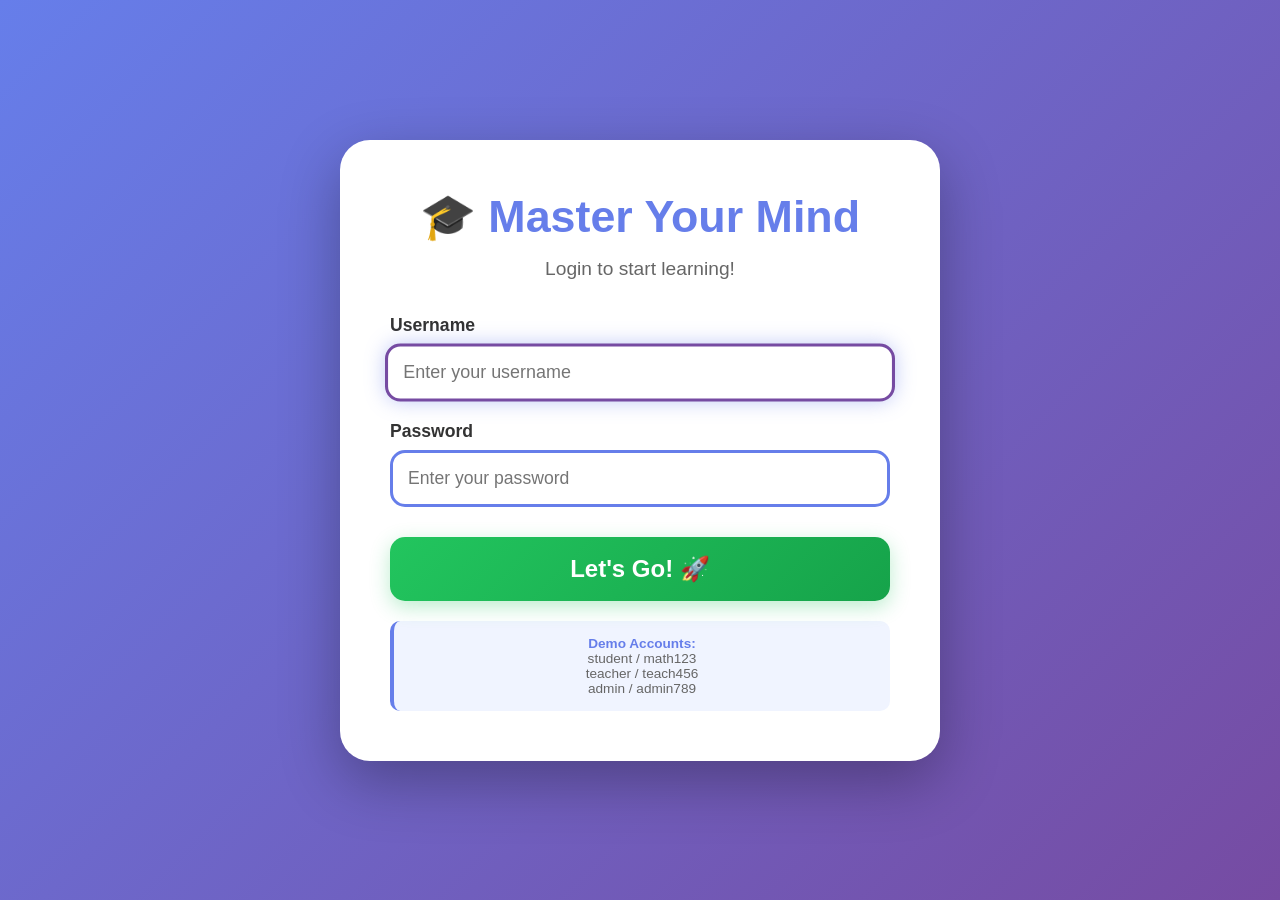
<file: index.html>
<!DOCTYPE html>
<html lang="en">
<head>
    <meta charset="UTF-8">
    <meta name="viewport" content="width=device-width, initial-scale=1.0">
    <title>Elementary Learning Hub</title>
    <style>
        :root {
            --primary-color: #667eea;
            --primary-dark: #764ba2;
            --success-color: #22c55e;
            --error-color: #ef4444;
        }

        * {
            margin: 0;
            padding: 0;
            box-sizing: border-box;
        }

        body {
            font-family: 'Comic Sans MS', cursive, sans-serif;
            background: linear-gradient(135deg, var(--primary-color) 0%, var(--primary-dark) 100%);
            background-attachment: fixed;
            min-height: 100vh;
            display: flex;
            justify-content: center;
            align-items: center;
            padding: 20px;
        }

        .login-container, .subjects-container {
            background: white;
            border-radius: 30px;
            padding: 50px;
            box-shadow: 0 20px 60px rgba(0, 0, 0, 0.3);
            max-width: 600px;
            width: 90%;
            text-align: center;
        }

        .title {
            font-size: 2.8em;
            color: var(--primary-color);
            margin-bottom: 15px;
            font-weight: bold;
        }

        .subtitle {
            font-size: 1.2em;
            color: #666;
            margin-bottom: 35px;
        }

        /* Login Form */
        .login-form {
            display: flex;
            flex-direction: column;
            gap: 20px;
        }

        .input-group {
            text-align: left;
        }

        .label {
            display: block;
            font-size: 1.1em;
            font-weight: bold;
            color: #333;
            margin-bottom: 8px;
        }

        .input {
            width: 100%;
            padding: 15px;
            font-size: 1.1em;
            border: 3px solid var(--primary-color);
            border-radius: 15px;
            font-family: inherit;
            box-sizing: border-box;
            transition: all 0.3s ease;
        }

        .input:focus {
            outline: none;
            border-color: var(--primary-dark);
            box-shadow: 0 0 20px rgba(102, 126, 234, 0.4);
            transform: scale(1.02);
        }

        .btn {
            padding: 18px 40px;
            font-size: 1.5em;
            background: linear-gradient(135deg, var(--success-color) 0%, #16a34a 100%);
            color: white;
            border: none;
            border-radius: 15px;
            cursor: pointer;
            font-weight: bold;
            transition: all 0.3s ease;
            margin-top: 10px;
            box-shadow: 0 6px 20px rgba(34, 197, 94, 0.3);
        }

        .btn:hover {
            transform: scale(1.08) translateY(-2px);
            box-shadow: 0 10px 30px rgba(34, 197, 94, 0.5);
        }

        .btn:active {
            transform: scale(0.95);
        }

        .error {
            color: var(--error-color);
            font-weight: bold;
            margin-top: 15px;
            font-size: 1.1em;
        }

        .hint {
            margin-top: 20px;
            padding: 15px;
            background: #f0f4ff;
            border-radius: 10px;
            font-size: 0.85em;
            color: #666;
            border-left: 4px solid var(--primary-color);
        }

        .hint strong {
            color: var(--primary-color);
        }

        /* Subject Selection */
        .subjects-grid {
            display: grid;
            grid-template-columns: repeat(2, 1fr);
            gap: 20px;
            margin-top: 30px;
        }

        .subject-card {
            background: linear-gradient(135deg, #f0f4ff 0%, #fef3ff 100%);
            border: 3px solid var(--primary-color);
            border-radius: 20px;
            padding: 30px;
            cursor: pointer;
            transition: all 0.3s ease;
            text-decoration: none;
            color: inherit;
            display: flex;
            flex-direction: column;
            align-items: center;
            gap: 15px;
        }

        .subject-card:hover {
            transform: translateY(-5px) scale(1.03);
            box-shadow: 0 15px 40px rgba(102, 126, 234, 0.3);
            background: linear-gradient(135deg, var(--success-color) 0%, #16a34a 100%);
            color: white;
            border-color: #16a34a;
        }

        .subject-emoji {
            font-size: 4em;
        }

        .subject-name {
            font-size: 1.5em;
            font-weight: bold;
        }

        .hidden {
            display: none !important;
        }

        @keyframes shake {
            0%, 100% { transform: translateX(0); }
            25% { transform: translateX(-10px); }
            75% { transform: translateX(10px); }
        }

        @media (max-width: 600px) {
            .subjects-grid {
                grid-template-columns: 1fr;
            }
        }
    </style>
</head>
<body>
    <!-- Login Screen -->
    <div class="login-container" id="loginScreen">
        <div class="title">🎓 Master Your Mind</div>
        <div class="subtitle">Login to start learning!</div>
        <form class="login-form" id="loginForm">
            <div class="input-group">
                <label class="label" for="username">Username</label>
                <input type="text" class="input" id="username" placeholder="Enter your username" required autofocus>
            </div>
            <div class="input-group">
                <label class="label" for="password">Password</label>
                <input type="password" class="input" id="password" placeholder="Enter your password" required>
            </div>
            <button type="submit" class="btn">Let's Go! 🚀</button>
            <div class="error hidden" id="error"></div>
        </form>
        <div class="hint">
            <strong>Demo Accounts:</strong><br>
            student / math123<br>
            teacher / teach456<br>
            admin / admin789
        </div>
    </div>

    <!-- Subject Selection Screen -->
    <div class="subjects-container hidden" id="subjectsScreen">
        <div class="title">📚 Choose Your Subject</div>
        <div class="subtitle">Pick a subject to practice!</div>

        <div class="subjects-grid">
            <a href="math.html" class="subject-card">
                <div class="subject-emoji">🔢</div>
                <div class="subject-name">Math Facts</div>
            </a>

            <a href="spelling.html" class="subject-card">
                <div class="subject-emoji">📝</div>
                <div class="subject-name">Spelling</div>
            </a>

            <a href="vocabulary.html" class="subject-card">
                <div class="subject-emoji">📖</div>
                <div class="subject-name">Vocabulary</div>
            </a>

            <a href="geography.html" class="subject-card">
                <div class="subject-emoji">🌍</div>
                <div class="subject-name">Geography</div>
            </a>

            <a href="science.html" class="subject-card">
                <div class="subject-emoji">🔬</div>
                <div class="subject-name">Science</div>
            </a>

            <a href="measurement.html" class="subject-card">
                <div class="subject-emoji">📏</div>
                <div class="subject-name">Measurement</div>
            </a>

            <a href="chess.html" class="subject-card">
                <div class="subject-emoji">♟️</div>
                <div class="subject-name">Chess Puzzles</div>
            </a>

            <a href="robotics.html" class="subject-card">
                <div class="subject-emoji">🤖</div>
                <div class="subject-name">Robotics</div>
            </a>

            <button class="subject-card logout-btn" style="grid-column: span 2; cursor: pointer; border: none; font-family: inherit;" onclick="handleLogout()">
                <div class="subject-emoji">🏠</div>
                <div class="subject-name">Logout</div>
            </button>
        </div>

        <!-- Explore More Resources Section -->
        <div style="margin-top: 40px; text-align: center;">
            <div style="font-size: 1.3em; font-weight: bold; color: var(--primary-color); margin-bottom: 20px;">
                🔗 Explore More Resources
            </div>
            <div style="display: grid; grid-template-columns: repeat(3, 1fr); gap: 15px; max-width: 600px; margin: 0 auto;">
                <a href="https://www.sciencebuddies.org/projects-lessons-activities" target="_blank" rel="noopener noreferrer" style="background: linear-gradient(135deg, #f0f4ff 0%, #fef3ff 100%); border: 3px solid var(--primary-color); border-radius: 20px; padding: 20px; text-decoration: none; color: var(--primary-color); font-weight: bold; transition: all 0.3s ease; display: flex; flex-direction: column; align-items: center; gap: 10px; cursor: pointer;">
                    <div style="font-size: 2.5em;">🔬</div>
                    <div>Science Buddies</div>
                    <div style="font-size: 0.8em; color: #666;">Projects & Lessons</div>
                </a>
                <a href="https://scratch.mit.edu/" target="_blank" rel="noopener noreferrer" style="background: linear-gradient(135deg, #f0f4ff 0%, #fef3ff 100%); border: 3px solid var(--primary-color); border-radius: 20px; padding: 20px; text-decoration: none; color: var(--primary-color); font-weight: bold; transition: all 0.3s ease; display: flex; flex-direction: column; align-items: center; gap: 10px; cursor: pointer;">
                    <div style="font-size: 2.5em;">🎨</div>
                    <div>Scratch MIT</div>
                    <div style="font-size: 0.8em; color: #666;">Visual Programming</div>
                </a>
                <a href="http://vr.vex.com/" target="_blank" rel="noopener noreferrer" style="background: linear-gradient(135deg, #f0f4ff 0%, #fef3ff 100%); border: 3px solid var(--primary-color); border-radius: 20px; padding: 20px; text-decoration: none; color: var(--primary-color); font-weight: bold; transition: all 0.3s ease; display: flex; flex-direction: column; align-items: center; gap: 10px; cursor: pointer;">
                    <div style="font-size: 2.5em;">🤖</div>
                    <div>VEX Robotics</div>
                    <div style="font-size: 0.8em; color: #666;">VR & Competition</div>
                </a>
            </div>
        </div>
    </div>

    <script>
        // Login credentials
        const validCredentials = {
            'student': 'math123',
            'teacher': 'teach456',
            'admin': 'admin789'
        };

        // Handle login
        document.getElementById('loginForm').addEventListener('submit', function(e) {
            e.preventDefault();

            const username = document.getElementById('username').value;
            const password = document.getElementById('password').value;
            const errorEl = document.getElementById('error');

            if (validCredentials[username] && validCredentials[username] === password) {
                // Store login in sessionStorage
                sessionStorage.setItem('loggedIn', 'true');
                sessionStorage.setItem('username', username);

                // Show subjects screen
                document.getElementById('loginScreen').classList.add('hidden');
                document.getElementById('subjectsScreen').classList.remove('hidden');
            } else {
                errorEl.textContent = '❌ Invalid username or password!';
                errorEl.classList.remove('hidden');
                document.getElementById('password').value = '';

                const loginContainer = document.querySelector('.login-container');
                loginContainer.style.animation = 'shake 0.5s';
                setTimeout(() => {
                    loginContainer.style.animation = '';
                }, 500);
            }
        });

        // Handle logout
        function handleLogout() {
            // Clear session storage
            sessionStorage.removeItem('loggedIn');

            // Hide subjects screen
            document.getElementById('subjectsScreen').classList.add('hidden');

            // Show login screen
            document.getElementById('loginScreen').classList.remove('hidden');

            // Clear form fields
            document.getElementById('username').value = '';
            document.getElementById('password').value = '';
            document.getElementById('error').classList.add('hidden');

            // Focus on username field
            document.getElementById('username').focus();
        }

        // Check if already logged in
        if (sessionStorage.getItem('loggedIn') === 'true') {
            document.getElementById('loginScreen').classList.add('hidden');
            document.getElementById('subjectsScreen').classList.remove('hidden');
        }
    </script>
</body>
</html>
</file>
<file: styles.css>
:root {
    --primary-color: #667eea;
    --primary-dark: #764ba2;
    --success-color: #22c55e;
    --success-dark: #16a34a;
    --warning-color: #f59e0b;
    --warning-dark: #d97706;
    --error-color: #ef4444;
    --text-color: #333;
    --shadow-sm: 0 4px 10px rgba(0, 0, 0, 0.15);
    --shadow-md: 0 8px 25px rgba(0, 0, 0, 0.2);
    --shadow-lg: 0 20px 60px rgba(0, 0, 0, 0.3);
    --border-radius: 20px;
    --transition: all 0.3s ease;
}

* {
    margin: 0;
    padding: 0;
    box-sizing: border-box;
    scroll-behavior: smooth;
}

body {
    font-family: 'Comic Sans MS', cursive, sans-serif;
    background: linear-gradient(135deg, var(--primary-color) 0%, var(--primary-dark) 100%);
    background-attachment: fixed;
    min-height: 100vh;
    display: flex;
    justify-content: center;
    align-items: center;
    padding: 40px 20px;
    overflow-x: hidden;
    -webkit-font-smoothing: antialiased;
    -moz-osx-font-smoothing: grayscale;
}

.container {
    background: white;
    border-radius: 30px;
    padding: 30px;
    box-shadow: var(--shadow-lg);
    max-width: 700px;
    width: 100%;
    max-height: 85vh;
    overflow-y: auto;
}

h1 {
    color: var(--primary-color);
    text-align: center;
    margin-bottom: 20px;
    font-size: 2.2em;
    text-shadow: 2px 2px 4px rgba(102, 126, 234, 0.1);
    animation: titleGlow 3s ease-in-out infinite;
}

@keyframes titleGlow {
    0%, 100% { text-shadow: 2px 2px 4px rgba(102, 126, 234, 0.2); }
    50% { text-shadow: 2px 2px 8px rgba(102, 126, 234, 0.4); }
}

/* Score Board */
.score-board {
    display: flex;
    justify-content: space-around;
    margin-bottom: 20px;
    padding: 15px;
    background: linear-gradient(135deg, #f0f4ff 0%, #fef3ff 100%);
    border-radius: var(--border-radius);
    box-shadow: var(--shadow-sm);
}

.score-item {
    text-align: center;
    transition: var(--transition);
}

.score-item:hover {
    transform: translateY(-2px);
}

.score-label {
    font-size: 0.9em;
    color: #666;
    margin-bottom: 5px;
    text-transform: uppercase;
    letter-spacing: 0.5px;
}

.score-value {
    font-size: 2em;
    font-weight: bold;
    color: var(--primary-color);
    text-shadow: 1px 1px 2px rgba(102, 126, 234, 0.1);
}

/* Buttons */
.difficulty-btn, .operation-btn {
    flex: 1;
    padding: 12px;
    border: 3px solid var(--primary-color);
    background: white;
    border-radius: 12px;
    font-size: 0.95em;
    font-weight: bold;
    cursor: pointer;
    transition: var(--transition);
    min-width: 100px;
    box-shadow: var(--shadow-sm);
}

.difficulty-btn:hover, .operation-btn:hover {
    transform: translateY(-2px);
    box-shadow: var(--shadow-md);
}

.difficulty-btn.active, .operation-btn.active {
    background: linear-gradient(135deg, var(--success-color) 0%, var(--success-dark) 100%);
    color: white;
    border-color: var(--success-dark);
    box-shadow: 0 6px 20px rgba(34, 197, 94, 0.4);
    transform: scale(1.05);
}

.operation-btn {
    background: rgba(255, 255, 255, 0.95);
    backdrop-filter: blur(10px);
    width: 100%;
    padding: 10px 8px;
    font-size: 0.85em;
}

.operation-btn.active {
    background: linear-gradient(135deg, var(--success-color) 0%, var(--success-dark) 100%);
}

/* Sound Toggle */
.sound-toggle {
    position: fixed;
    top: 20px;
    right: 20px;
    background: white;
    border: 3px solid var(--primary-color);
    border-radius: 50%;
    width: 60px;
    height: 60px;
    font-size: 1.8em;
    cursor: pointer;
    transition: var(--transition);
    box-shadow: var(--shadow-md);
    z-index: 100;
}

.sound-toggle:hover {
    transform: scale(1.15) rotate(15deg);
    background: var(--primary-color);
    box-shadow: 0 8px 25px rgba(102, 126, 234, 0.4);
}

.sound-toggle:active {
    transform: scale(0.95);
}

.sound-toggle.muted {
    opacity: 0.6;
    filter: grayscale(0.5);
}

/* Timer */
.timer-container {
    text-align: center;
    margin-bottom: 15px;
    display: flex;
    justify-content: center;
    align-items: center;
    gap: 15px;
}

.timer {
    font-size: 2.5em;
    font-weight: bold;
    color: var(--primary-color);
    padding: 15px 30px;
    background: linear-gradient(135deg, #f0f4ff 0%, #fef3ff 100%);
    border-radius: var(--border-radius);
    display: inline-block;
    min-width: 120px;
    transition: var(--transition);
    box-shadow: var(--shadow-sm);
}

.timer.warning {
    color: var(--error-color);
    background: linear-gradient(135deg, #fee 0%, #ffe6e6 100%);
    animation: pulse 1s infinite;
}

@keyframes pulse {
    0%, 100% { transform: scale(1); }
    50% { transform: scale(1.05); }
}

/* Control Buttons */
.control-btn {
    padding: 15px 30px;
    font-size: 1.3em;
    background: linear-gradient(135deg, var(--success-color) 0%, var(--success-dark) 100%);
    color: white;
    border: none;
    border-radius: 15px;
    cursor: pointer;
    font-weight: bold;
    transition: var(--transition);
    box-shadow: 0 4px 15px rgba(34, 197, 94, 0.3);
}

.control-btn:hover {
    transform: scale(1.05) translateY(-2px);
    box-shadow: 0 8px 25px rgba(34, 197, 94, 0.5);
}

.control-btn:active {
    transform: scale(0.98);
}

.control-btn.pause {
    background: linear-gradient(135deg, var(--warning-color) 0%, var(--warning-dark) 100%);
    box-shadow: 0 4px 15px rgba(245, 158, 11, 0.3);
}

.control-btn.pause:hover {
    box-shadow: 0 8px 25px rgba(245, 158, 11, 0.5);
}

/* Problem Area */
.problem-area {
    text-align: center;
    margin: 25px 0;
}

.problem {
    font-size: 2.5em;
    font-weight: bold;
    color: var(--text-color);
    margin-bottom: 20px;
    text-shadow: 2px 2px 4px rgba(0, 0, 0, 0.05);
    animation: problemFade 0.4s ease-out;
}

.problem sup {
    font-size: 0.6em;
    vertical-align: super;
}

.problem sub {
    font-size: 0.6em;
    vertical-align: sub;
}

@keyframes problemFade {
    from {
        opacity: 0;
        transform: scale(0.95);
    }
    to {
        opacity: 1;
        transform: scale(1);
    }
}

.answer-input {
    font-size: 2em;
    padding: 15px;
    border: 3px solid var(--primary-color);
    border-radius: 15px;
    text-align: center;
    width: 200px;
    font-family: inherit;
    transition: var(--transition);
}

.answer-input:focus {
    outline: none;
    border-color: var(--primary-dark);
    box-shadow: 0 0 20px rgba(102, 126, 234, 0.4);
    transform: scale(1.02);
}

.keyboard-hint {
    font-size: 0.9em;
    color: #999;
    margin-top: 10px;
    font-style: italic;
}

.submit-btn {
    margin-top: 20px;
    padding: 15px 40px;
    font-size: 1.5em;
    background: linear-gradient(135deg, var(--primary-color) 0%, var(--primary-dark) 100%);
    color: white;
    border: none;
    border-radius: 15px;
    cursor: pointer;
    font-weight: bold;
    transition: var(--transition);
    box-shadow: 0 4px 15px rgba(102, 126, 234, 0.3);
}

.submit-btn:hover:not(:disabled) {
    transform: scale(1.05) translateY(-2px);
    box-shadow: 0 8px 25px rgba(102, 126, 234, 0.5);
}

.submit-btn:active:not(:disabled) {
    transform: scale(0.98);
}

.submit-btn:disabled, .answer-input:disabled {
    opacity: 0.5;
    cursor: not-allowed;
    filter: grayscale(0.3);
}

/* Feedback */
.feedback {
    margin-top: 20px;
    font-size: 1.5em;
    font-weight: bold;
    min-height: 40px;
    transition: all 0.3s;
}

.feedback.break-message {
    color: var(--warning-color);
    font-size: 1.3em;
    line-height: 1.5;
}

.correct {
    color: var(--success-color);
}

.incorrect {
    color: var(--error-color);
}

@keyframes celebrate {
    0%, 100% { transform: scale(1); }
    50% { transform: scale(1.2); }
}

.celebrating {
    animation: celebrate 0.5s ease-in-out;
}

/* Rewards Bank */
.rewards-bank {
    background: linear-gradient(135deg, #ffd89b 0%, #19547b 100%);
    border-radius: 20px;
    padding: 20px;
    height: 180px;
    box-shadow: 0 8px 25px rgba(0, 0, 0, 0.2);
    display: flex;
    flex-direction: column;
}

.bank-title {
    text-align: center;
    color: white;
    font-size: 1.3em;
    font-weight: bold;
    margin-bottom: 15px;
    text-shadow: 2px 2px 4px rgba(0, 0, 0, 0.3);
}

.rewards-container {
    display: flex;
    flex-wrap: wrap;
    gap: 10px;
    justify-content: center;
    flex: 1;
    overflow-y: auto;
    align-content: flex-start;
}

.reward-item {
    font-size: 2.5em;
    animation: rewardPop 0.5s ease-out;
    display: inline-block;
}

@keyframes rewardPop {
    0% {
        transform: scale(0) rotate(0deg);
        opacity: 0;
    }
    50% {
        transform: scale(1.3) rotate(180deg);
    }
    100% {
        transform: scale(1) rotate(360deg);
        opacity: 1;
    }
}

.floating-reward {
    position: fixed;
    font-size: 4em;
    pointer-events: none;
    animation: floatUp 2s ease-out forwards;
    z-index: 1000;
}

@keyframes floatUp {
    0% {
        transform: translateY(0) scale(1);
        opacity: 1;
    }
    100% {
        transform: translateY(-200px) scale(1.5);
        opacity: 0;
    }
}

/* Puzzle */
.puzzle-container {
    background: rgba(255, 255, 255, 0.95);
    backdrop-filter: blur(10px);
    border-radius: 20px;
    padding: 25px;
    box-shadow: 0 8px 25px rgba(0, 0, 0, 0.2);
    display: flex;
    flex-direction: column;
}

.puzzle-title {
    text-align: center;
    font-size: 1.5em;
    font-weight: bold;
    color: var(--primary-color);
    margin-bottom: 12px;
}

.puzzle-progress {
    text-align: center;
    font-size: 1.1em;
    color: #666;
    margin-bottom: 15px;
    font-weight: bold;
}

.progress-bar-container {
    width: 100%;
    height: 8px;
    background: #e0e0e0;
    border-radius: 10px;
    overflow: hidden;
    margin-bottom: 18px;
}

.progress-bar {
    height: 100%;
    background: linear-gradient(90deg, var(--success-color), var(--primary-color));
    width: 0%;
    transition: width 0.5s ease-out;
    box-shadow: 0 0 10px rgba(102, 126, 234, 0.5);
}

.puzzle-grid {
    display: grid;
    grid-template-columns: repeat(4, 1fr);
    gap: 6px;
    background: #f0f4ff;
    padding: 15px;
    border-radius: 15px;
}

.puzzle-slot {
    aspect-ratio: 1;
    background: #f5f5f5;
    display: flex;
    align-items: center;
    justify-content: center;
    font-size: 2.2em;
    position: relative;
    border: 3px dashed #ccc;
    transition: all 0.3s;
    clip-path: polygon(
        15% 0%, 25% 5%, 35% 0%, 65% 0%, 75% 5%, 85% 0%, 100% 0%,
        100% 15%, 95% 25%, 100% 35%, 100% 65%, 95% 75%, 100% 85%, 100% 100%,
        85% 100%, 75% 95%, 65% 100%, 35% 100%, 25% 95%, 15% 100%, 0% 100%,
        0% 85%, 5% 75%, 0% 65%, 0% 35%, 5% 25%, 0% 15%, 0% 0%
    );
}

.puzzle-slot:hover {
    background: #e8e8ff;
    border-color: var(--primary-color);
}

.puzzle-slot.filled {
    background: linear-gradient(135deg, var(--primary-color) 0%, var(--primary-dark) 100%);
    border: none;
    animation: slotFilled 0.6s ease-out;
}

.puzzle-slot.filled::after {
    content: '✨';
    position: absolute;
    font-size: 1.5em;
}

@keyframes slotFilled {
    0% {
        transform: scale(0) rotate(-180deg);
        opacity: 0;
    }
    50% {
        transform: scale(1.2) rotate(10deg);
    }
    100% {
        transform: scale(1) rotate(0deg);
        opacity: 1;
    }
}

.puzzle-piece {
    aspect-ratio: 1;
    background: linear-gradient(135deg, var(--primary-color) 0%, var(--primary-dark) 100%);
    display: flex;
    align-items: center;
    justify-content: center;
    font-size: 2.5em;
    cursor: grab;
    position: absolute;
    box-shadow: 0 8px 25px rgba(0, 0, 0, 0.4);
    clip-path: polygon(
        15% 0%, 25% 5%, 35% 0%, 65% 0%, 75% 5%, 85% 0%, 100% 0%,
        100% 15%, 95% 25%, 100% 35%, 100% 65%, 95% 75%, 100% 85%, 100% 100%,
        85% 100%, 75% 95%, 65% 100%, 35% 100%, 25% 95%, 15% 100%, 0% 100%,
        0% 85%, 5% 75%, 0% 65%, 0% 35%, 5% 25%, 0% 15%, 0% 0%
    );
    transition: transform 0.3s;
}

.puzzle-piece:active {
    cursor: grabbing;
    transform: scale(1.1);
}

.puzzle-piece.dragging {
    opacity: 0.5;
    z-index: 1000;
}

.puzzle-drop-zone {
    margin-top: 18px;
    padding: 25px;
    background: linear-gradient(135deg, #ffe4f0 0%, #e6f0ff 100%);
    border-radius: 15px;
    min-height: 130px;
    position: relative;
    border: 3px dashed var(--primary-color);
    text-align: center;
}

.drop-zone-text {
    color: var(--primary-color);
    font-weight: bold;
    margin-bottom: 12px;
    font-size: 1em;
}

.puzzle-complete {
    text-align: center;
    margin-top: 18px;
    font-size: 2.5em;
    animation: celebrate 1s ease-in-out infinite;
}

/* Panels */
.left-panel {
    position: fixed;
    left: 20px;
    top: 50%;
    transform: translateY(-50%);
    display: flex;
    flex-direction: column;
    gap: 15px;
    min-width: 280px;
    z-index: 50;
    max-height: 90vh;
    overflow-y: auto;
}

.operations-container, .difficulty-selector-left {
    background: rgba(255, 255, 255, 0.95);
    backdrop-filter: blur(10px);
    padding: 15px;
    border-radius: 18px;
    box-shadow: 0 8px 25px rgba(0, 0, 0, 0.2);
}

.operations {
    display: grid;
    grid-template-columns: repeat(2, 1fr);
    gap: 7px;
}

.operations-title, .difficulty-title {
    text-align: center;
    font-size: 1.1em;
    font-weight: bold;
    color: var(--primary-color);
    margin-bottom: 10px;
}

.difficulty-selector-left .difficulty-btn {
    width: 100%;
    margin-bottom: 7px;
}

.difficulty-selector-left .difficulty-btn:last-child {
    margin-bottom: 0;
}

.right-panel {
    position: fixed;
    right: 20px;
    top: 50%;
    transform: translateY(-50%);
    display: flex;
    flex-direction: column;
    gap: 20px;
    max-width: 350px;
    width: 350px;
    z-index: 50;
    max-height: 90vh;
}

.right-panel .rewards-bank {
    margin-bottom: 0;
    box-shadow: 0 8px 25px rgba(0, 0, 0, 0.2);
    flex-shrink: 0;
}

.right-panel .puzzle-container {
    flex-shrink: 0;
}

/* Utility Classes */
.hidden {
    display: none !important;
}

.fade-in {
    animation: fadeIn 0.5s ease-out;
}

@keyframes fadeIn {
    from {
        opacity: 0;
        transform: translateY(20px);
    }
    to {
        opacity: 1;
        transform: translateY(0);
    }
}

/* Performance optimization */
.puzzle-piece, .reward-item, .floating-reward {
    will-change: transform;
}

/* Responsive Design */
@media (max-width: 1400px) {
    .right-panel {
        right: 10px;
        max-width: 280px;
        width: 280px;
    }

    .left-panel {
        left: 10px;
        min-width: 270px;
    }

    .operation-btn {
        font-size: 0.82em;
        padding: 9px 7px;
    }

    .puzzle-container {
        padding: 20px;
    }

    .puzzle-grid {
        gap: 5px;
        padding: 12px;
    }

    .puzzle-piece {
        font-size: 2em;
    }
}

@media (max-width: 1200px) {
    .left-panel {
        left: 10px;
        min-width: 260px;
    }

    .operation-btn {
        font-size: 0.8em;
        padding: 9px 6px;
    }

    .operations-container, .difficulty-selector-left {
        padding: 12px;
    }

    .right-panel {
        right: 10px;
        max-width: 250px;
        width: 250px;
    }

    .puzzle-container {
        padding: 18px;
    }

    .puzzle-grid {
        gap: 4px;
        padding: 10px;
    }

    .puzzle-piece {
        font-size: 1.8em;
    }

    .puzzle-slot {
        font-size: 1.8em;
    }
}

@media (max-width: 900px) {
    .left-panel {
        position: relative;
        left: auto;
        top: auto;
        transform: none;
        margin: 20px auto;
        max-width: 400px;
    }

    .right-panel {
        position: relative;
        right: auto;
        top: auto;
        transform: none;
        margin: 20px auto;
        max-width: 400px;
        width: auto;
    }
}

/* ============================================
   BREAK/PAUSE MODAL SYSTEM
   ============================================ */

.break-tooltip {
    position: fixed !important;
    top: 50% !important;
    left: 50% !important;
    transform: translate(-50%, -50%) !important;
    right: auto !important;
    bottom: auto !important;
    margin: 0 !important;
    background: linear-gradient(135deg, #fff5e6 0%, #ffe6f0 50%, #e6f0ff 100%);
    border-radius: 45% 55% 52% 48% / 48% 45% 55% 52%;
    padding: 45px 50px;
    box-shadow: 0 25px 70px rgba(0, 0, 0, 0.5),
                inset 0 -5px 20px rgba(255, 255, 255, 0.5);
    z-index: 10000;
    max-width: 500px;
    width: 85%;
    max-height: 80vh;
    overflow-y: auto;
    text-align: center;
    border: 7px dashed #f59e0b;
    box-sizing: border-box;
}

.break-tooltip.show {
    animation: tooltipPop 0.5s ease-out;
}

@keyframes tooltipPop {
    0% {
        opacity: 0;
        transform: translate(-50%, -50%) scale(0.5);
    }
    100% {
        opacity: 1;
        transform: translate(-50%, -50%) scale(1);
    }
}

@keyframes float {
    0%, 100% {
        transform: translateY(0px);
    }
    50% {
        transform: translateY(-10px);
    }
}

@keyframes wiggle {
    0%, 100% {
        transform: rotate(-5deg) scale(1);
    }
    25% {
        transform: rotate(5deg) scale(1.1);
    }
    50% {
        transform: rotate(-5deg) scale(1);
    }
    75% {
        transform: rotate(5deg) scale(1.1);
    }
}

.tooltip-emoji {
    font-size: 4.5em;
    margin-bottom: 20px;
    animation: wiggle 2s ease-in-out infinite;
    display: inline-block;
}

.tooltip-message {
    font-size: 1.4em;
    color: #333;
    line-height: 1.6;
    margin-bottom: 25px;
    font-weight: bold;
    text-shadow: 2px 2px 4px rgba(255, 255, 255, 0.8);
    animation: textBounce 3s ease-in-out infinite;
    padding: 0 10px;
}

@keyframes textBounce {
    0%, 100% {
        transform: translateY(0px);
    }
    50% {
        transform: translateY(-3px);
    }
}

.tooltip-close {
    padding: 15px 40px;
    font-size: 1.4em;
    background: linear-gradient(135deg, #22c55e 0%, #16a34a 100%);
    color: white;
    border: none;
    border-radius: 25px;
    cursor: pointer;
    font-weight: bold;
    transition: all 0.3s;
    box-shadow: 0 5px 20px rgba(34, 197, 94, 0.4);
}

.tooltip-close:hover {
    transform: scale(1.1) rotate(-2deg);
    box-shadow: 0 8px 30px rgba(34, 197, 94, 0.6);
}

.break-overlay {
    position: fixed;
    top: 0;
    left: 0;
    width: 100%;
    height: 100%;
    background: rgba(0, 0, 0, 0.6);
    z-index: 9999;
}

/* ============================================
   BACK TO SUBJECTS BUTTON
   ============================================ */

.back-btn {
    position: fixed;
    top: 20px;
    left: 20px;
    background: white;
    border: 3px solid var(--primary-color);
    border-radius: 15px;
    padding: 12px 20px;
    font-size: 1.1em;
    font-weight: bold;
    cursor: pointer;
    transition: var(--transition);
    box-shadow: var(--shadow-md);
    z-index: 100;
    color: var(--primary-color);
    text-decoration: none;
    display: flex;
    align-items: center;
    gap: 8px;
}

.back-btn:hover {
    transform: scale(1.05) translateY(-2px);
    background: var(--primary-color);
    color: white;
    box-shadow: 0 8px 25px rgba(102, 126, 234, 0.4);
}

/* ============================================
   PAGE-SPECIFIC LAYOUT ADJUSTMENTS
   ============================================ */

/* Spelling Page - no scrolling */
.page-spelling {
    overflow: hidden;
    height: 100vh;
    padding: 20px;
}

.page-spelling .left-panel {
    top: 25%;
    transform: none;
    max-width: 220px;
}

.page-spelling .difficulty-selector-left {
    padding: 12px;
}

.page-spelling .difficulty-selector-left .difficulty-btn {
    font-size: 0.9em;
    padding: 10px;
}

.page-spelling .right-panel {
    top: 10%;
    transform: none;
}

.page-spelling .right-panel .score-board {
    background: rgba(255, 255, 255, 0.95);
    border-radius: 16px;
    padding: 15px;
    margin: 0;
    box-shadow: 0 8px 25px rgba(0, 0, 0, 0.2);
}

.page-spelling .right-panel .rewards-bank {
    height: auto;
    min-height: 300px;
    max-height: 55vh;
}

.page-spelling .container {
    max-width: 750px;
    max-height: none;
    overflow: visible;
}

.page-spelling .answer-input {
    width: 90%;
    max-width: 500px;
    font-size: 2.2em;
    padding: 18px 20px;
    letter-spacing: 1px;
}

.page-spelling .pronounce-btn {
    margin-top: 15px;
    padding: 12px 30px;
    font-size: 1.2em;
    background: linear-gradient(135deg, #f59e0b 0%, #d97706 100%);
    color: white;
    border: none;
    border-radius: 15px;
    cursor: pointer;
    font-weight: bold;
    transition: all 0.3s ease;
    box-shadow: 0 4px 15px rgba(245, 158, 11, 0.3);
}

.page-spelling .pronounce-btn:hover {
    transform: scale(1.05) translateY(-2px);
    box-shadow: 0 8px 25px rgba(245, 158, 11, 0.5);
}

.page-spelling .pronounce-btn:active {
    transform: scale(0.98);
}

.page-spelling .answer-input[type="text"] {
    text-transform: none;
}

.page-spelling .word-definition {
    margin: 20px auto;
    padding: 20px 25px;
    background: linear-gradient(135deg, #f0f9ff 0%, #e0f2fe 100%);
    border-left: 5px solid #0ea5e9;
    border-radius: 15px;
    max-width: 90%;
    box-shadow: 0 4px 15px rgba(14, 165, 233, 0.1);
    animation: slideDown 0.3s ease;
}

@keyframes slideDown {
    0% {
        opacity: 0;
        transform: translateY(-10px);
    }
    100% {
        opacity: 1;
        transform: translateY(0);
    }
}

.page-spelling .definition-label {
    font-size: 1em;
    font-weight: bold;
    color: #0369a1;
    margin-bottom: 8px;
    text-transform: uppercase;
    letter-spacing: 0.5px;
}

.page-spelling .definition-text {
    font-size: 1.2em;
    line-height: 1.6;
    color: #0c4a6e;
    font-style: italic;
}

/* Responsive adjustments for tooltips */
@media (max-width: 900px) {
    .break-tooltip {
        width: 90%;
        max-width: 400px;
        padding: 35px 30px;
    }

    .tooltip-emoji {
        font-size: 3.5em;
    }

    .tooltip-message {
        font-size: 1.2em;
    }

    .tooltip-close {
        font-size: 1.2em;
        padding: 12px 30px;
    }
}

/* Science Page Styles */
.page-science .left-panel {
    top: 25%;
    transform: none;
    max-width: 220px;
    min-width: 200px;
}

.page-science .difficulty-selector-left {
    padding: 12px;
}

.page-science .difficulty-selector-left .difficulty-btn {
    font-size: 0.95em;
    padding: 10px 12px;
}

.page-science .answer-options {
    display: flex;
    flex-direction: column;
    gap: 15px;
    margin-top: 25px;
    margin-bottom: 20px;
}

.page-science .option-btn {
    padding: 18px 25px;
    font-size: 1.2em;
    background: linear-gradient(135deg, #f0f4ff 0%, #fef3ff 100%);
    color: var(--text-color);
    border: 3px solid #e0e7ff;
    border-radius: 15px;
    cursor: pointer;
    font-weight: 600;
    transition: all 0.3s ease;
    box-shadow: 0 4px 10px rgba(102, 126, 234, 0.1);
    text-align: left;
    position: relative;
    overflow: hidden;
}

.page-science .option-btn:hover:not(:disabled) {
    transform: translateY(-3px);
    box-shadow: 0 8px 20px rgba(102, 126, 234, 0.2);
    border-color: var(--primary-color);
    background: linear-gradient(135deg, #e0e7ff 0%, #f3e8ff 100%);
}

.page-science .option-btn:active:not(:disabled) {
    transform: translateY(-1px);
}

.page-science .option-btn.selected {
    border-width: 4px;
    font-weight: bold;
}

.page-science .option-btn.correct {
    background: linear-gradient(135deg, #dcfce7 0%, #bbf7d0 100%);
    border-color: var(--success-color);
    color: #166534;
    animation: correctPulse 0.5s ease;
}

.page-science .option-btn.incorrect {
    background: linear-gradient(135deg, #fee2e2 0%, #fecaca 100%);
    border-color: var(--error-color);
    color: #991b1b;
    animation: incorrectShake 0.5s ease;
}

.page-science .option-btn:disabled {
    cursor: not-allowed;
    opacity: 0.8;
}

.page-science .category-badge {
    display: inline-block;
    padding: 8px 20px;
    background: linear-gradient(135deg, #fef3c7 0%, #fde68a 100%);
    color: #78350f;
    border-radius: 20px;
    font-size: 0.95em;
    font-weight: bold;
    margin-top: 10px;
    margin-bottom: 10px;
    box-shadow: 0 3px 10px rgba(245, 158, 11, 0.2);
}

@keyframes correctPulse {
    0%, 100% { transform: scale(1); }
    50% { transform: scale(1.02); }
}

@keyframes incorrectShake {
    0%, 100% { transform: translateX(0); }
    25% { transform: translateX(-5px); }
    75% { transform: translateX(5px); }
}

/* Responsive adjustments for science page */
@media (max-width: 1200px) {
    .page-science .left-panel {
        max-width: 200px;
        min-width: 180px;
    }

    .page-science .difficulty-selector-left .difficulty-btn {
        font-size: 0.9em;
        padding: 9px 10px;
    }
}

@media (max-width: 900px) {
    .page-science .left-panel {
        position: relative;
        left: auto;
        top: auto;
        transform: none;
        margin: 20px auto;
        max-width: 400px;
    }
}

@media (max-width: 768px) {
    .page-science .option-btn {
        padding: 15px 20px;
        font-size: 1.1em;
    }

    .page-science .category-badge {
        font-size: 0.9em;
        padding: 6px 16px;
    }
}

/* Geography Page Styles */
.page-geography .answer-options {
    display: grid;
    grid-template-columns: 1fr 1fr;
    gap: 20px;
    margin-top: 30px;
    max-width: 700px;
    margin-left: auto;
    margin-right: auto;
}

.page-geography .option-btn {
    padding: 22px 30px;
    font-size: 1.3em;
    background: linear-gradient(135deg, #e0f2fe 0%, #e0e7ff 100%);
    color: var(--text-color);
    border: 3px solid #93c5fd;
    border-radius: 18px;
    cursor: pointer;
    font-weight: 600;
    transition: all 0.3s ease;
    box-shadow: 0 4px 15px rgba(59, 130, 246, 0.15);
    text-align: center;
    position: relative;
    overflow: hidden;
    min-height: 70px;
    display: flex;
    align-items: center;
    justify-content: center;
}

.page-geography .option-btn:hover:not(:disabled) {
    transform: translateY(-4px);
    box-shadow: 0 10px 25px rgba(59, 130, 246, 0.25);
    border-color: #3b82f6;
    background: linear-gradient(135deg, #bfdbfe 0%, #c7d2fe 100%);
}

.page-geography .option-btn:active:not(:disabled) {
    transform: translateY(-2px);
}

.page-geography .option-btn.selected {
    border-width: 4px;
    font-weight: bold;
}

.page-geography .option-btn.correct {
    background: linear-gradient(135deg, #bbf7d0 0%, #86efac 100%);
    border-color: #22c55e;
    color: #166534;
    animation: correctPulse 0.6s ease;
    font-weight: bold;
}

.page-geography .option-btn.incorrect {
    background: linear-gradient(135deg, #fecaca 0%, #fca5a5 100%);
    border-color: #ef4444;
    color: #991b1b;
    animation: incorrectShake 0.6s ease;
    font-weight: bold;
}

.page-geography .option-btn:disabled {
    cursor: not-allowed;
    opacity: 0.85;
}

.page-geography .category-badge {
    display: inline-block;
    padding: 10px 24px;
    background: linear-gradient(135deg, #fef3c7 0%, #fde68a 100%);
    color: #78350f;
    border-radius: 25px;
    font-size: 1.05em;
    font-weight: bold;
    margin-top: 15px;
    margin-bottom: 20px;
    box-shadow: 0 4px 12px rgba(245, 158, 11, 0.25);
}

/* Mobile responsiveness for geography */
@media (max-width: 768px) {
    .page-geography .answer-options {
        grid-template-columns: 1fr;
        gap: 15px;
    }

    .page-geography .option-btn {
        padding: 18px 24px;
        font-size: 1.15em;
        min-height: 60px;
    }

    .page-geography .category-badge {
        font-size: 0.95em;
        padding: 8px 18px;
    }
}

/* Vocabulary Page Styles */
.page-vocabulary .left-panel,
.page-vocabulary .right-panel {
    display: none !important;
}

.page-vocabulary .vocab-container {
    max-width: 800px;
    margin: 0 auto;
}

.page-vocabulary .vocab-stats {
    display: flex;
    justify-content: space-around;
    margin-bottom: 25px;
    padding: 20px;
    background: linear-gradient(135deg, #f0f4ff 0%, #fef3ff 100%);
    border-radius: 20px;
    box-shadow: 0 4px 15px rgba(102, 126, 234, 0.1);
}

.page-vocabulary .stat-item {
    text-align: center;
}

.page-vocabulary .stat-label {
    font-size: 0.95em;
    color: #666;
    margin-bottom: 5px;
    text-transform: uppercase;
    letter-spacing: 0.5px;
}

.page-vocabulary .stat-value {
    font-size: 2.5em;
    font-weight: bold;
    color: var(--primary-color);
}

.page-vocabulary .vocab-card-container {
    margin: 30px 0;
}

.page-vocabulary .vocab-card {
    background: linear-gradient(135deg, #ffffff 0%, #fef3ff 100%);
    border-radius: 25px;
    padding: 50px 40px;
    min-height: 400px;
    box-shadow: 0 8px 30px rgba(102, 126, 234, 0.15);
    display: flex;
    flex-direction: column;
    justify-content: center;
    align-items: center;
    position: relative;
    overflow: hidden;
}

.page-vocabulary .vocab-card::before {
    content: '';
    position: absolute;
    top: -50%;
    left: -50%;
    width: 200%;
    height: 200%;
    background: radial-gradient(circle, rgba(102, 126, 234, 0.03) 0%, transparent 70%);
    animation: rotate 20s linear infinite;
}

@keyframes rotate {
    0% { transform: rotate(0deg); }
    100% { transform: rotate(360deg); }
}

/* Start Screen */
.page-vocabulary .vocab-start-screen {
    text-align: center;
    z-index: 1;
}

.page-vocabulary .vocab-icon {
    font-size: 5em;
    margin-bottom: 20px;
    animation: bounce 2s ease-in-out infinite;
}

@keyframes bounce {
    0%, 100% { transform: translateY(0); }
    50% { transform: translateY(-10px); }
}

.page-vocabulary .vocab-start-screen h2 {
    color: var(--primary-color);
    font-size: 2.5em;
    margin-bottom: 15px;
}

.page-vocabulary .vocab-start-screen p {
    font-size: 1.3em;
    color: #666;
    margin-bottom: 30px;
}

.page-vocabulary .vocab-start-btn {
    padding: 18px 45px;
    font-size: 1.4em;
    background: linear-gradient(135deg, var(--primary-color) 0%, var(--primary-dark) 100%);
    color: white;
    border: none;
    border-radius: 20px;
    cursor: pointer;
    font-weight: bold;
    transition: all 0.3s ease;
    box-shadow: 0 6px 20px rgba(102, 126, 234, 0.4);
}

.page-vocabulary .vocab-start-btn:hover {
    transform: translateY(-3px);
    box-shadow: 0 10px 30px rgba(102, 126, 234, 0.5);
}

.page-vocabulary .vocab-start-btn:active {
    transform: translateY(-1px);
}

/* Word Screen */
.page-vocabulary .vocab-word-screen {
    text-align: center;
    z-index: 1;
    width: 100%;
}

.page-vocabulary .vocab-word-type {
    font-size: 1.2em;
    color: #888;
    margin-bottom: 15px;
    font-style: italic;
}

.page-vocabulary .vocab-word {
    font-size: 4em;
    font-weight: bold;
    color: var(--primary-color);
    margin-bottom: 25px;
    text-shadow: 2px 2px 4px rgba(102, 126, 234, 0.1);
    animation: fadeInScale 0.5s ease;
}

@keyframes fadeInScale {
    0% {
        opacity: 0;
        transform: scale(0.8);
    }
    100% {
        opacity: 1;
        transform: scale(1);
    }
}

.page-vocabulary .vocab-hint {
    font-size: 1.3em;
    color: #666;
    margin-bottom: 20px;
    font-style: italic;
}

.page-vocabulary .vocab-reveal-timer {
    font-size: 1.2em;
    color: var(--warning-color);
    font-weight: bold;
    padding: 12px 25px;
    background: linear-gradient(135deg, #fef3c7 0%, #fde68a 100%);
    border-radius: 15px;
    display: inline-block;
    box-shadow: 0 3px 10px rgba(245, 158, 11, 0.2);
}

.page-vocabulary .vocab-reveal-timer span {
    font-size: 1.3em;
    color: var(--warning-dark);
}

/* Definition Screen */
.page-vocabulary .vocab-definition-screen {
    text-align: center;
    z-index: 1;
    width: 100%;
}

.page-vocabulary .vocab-word-small {
    font-size: 2.5em;
    font-weight: bold;
    color: var(--primary-color);
    margin-bottom: 10px;
}

.page-vocabulary .vocab-word-type-small {
    font-size: 1.1em;
    color: #888;
    margin-bottom: 25px;
    font-style: italic;
}

.page-vocabulary .vocab-definition {
    font-size: 1.4em;
    line-height: 1.8;
    color: #444;
    padding: 25px;
    background: linear-gradient(135deg, #f0f9ff 0%, #fef3ff 100%);
    border-radius: 20px;
    margin-bottom: 30px;
    border-left: 5px solid var(--primary-color);
    text-align: left;
    animation: slideIn 0.5s ease;
}

@keyframes slideIn {
    0% {
        opacity: 0;
        transform: translateY(20px);
    }
    100% {
        opacity: 1;
        transform: translateY(0);
    }
}

.page-vocabulary .vocab-actions {
    display: flex;
    gap: 15px;
    justify-content: center;
}

.page-vocabulary .vocab-btn {
    padding: 15px 35px;
    font-size: 1.3em;
    border: none;
    border-radius: 15px;
    cursor: pointer;
    font-weight: bold;
    transition: all 0.3s ease;
    box-shadow: 0 4px 15px rgba(0, 0, 0, 0.1);
}

.page-vocabulary .next-btn {
    background: linear-gradient(135deg, var(--success-color) 0%, var(--success-dark) 100%);
    color: white;
}

.page-vocabulary .next-btn:hover {
    transform: translateY(-3px);
    box-shadow: 0 6px 20px rgba(34, 197, 94, 0.4);
}

.page-vocabulary .finish-btn {
    background: linear-gradient(135deg, var(--primary-color) 0%, var(--primary-dark) 100%);
    color: white;
}

.page-vocabulary .finish-btn:hover {
    transform: translateY(-3px);
    box-shadow: 0 6px 20px rgba(102, 126, 234, 0.4);
}

/* Progress Bar */
.page-vocabulary .vocab-progress-bar {
    height: 12px;
    background: #e5e7eb;
    border-radius: 10px;
    overflow: hidden;
    margin-top: 25px;
    box-shadow: inset 0 2px 4px rgba(0, 0, 0, 0.1);
}

.page-vocabulary .vocab-progress-fill {
    height: 100%;
    background: linear-gradient(135deg, var(--success-color) 0%, var(--success-dark) 100%);
    width: 0%;
    transition: width 0.5s ease;
    border-radius: 10px;
}

.page-vocabulary .vocab-progress-text {
    text-align: center;
    margin-top: 10px;
    font-size: 1.1em;
    color: #666;
    font-weight: 600;
}

/* Hidden utility */
.page-vocabulary .hidden {
    display: none !important;
}

/* Responsive adjustments for vocabulary page */
@media (max-width: 768px) {
    .page-vocabulary .vocab-card {
        padding: 35px 25px;
        min-height: 350px;
    }

    .page-vocabulary .vocab-word {
        font-size: 3em;
    }

    .page-vocabulary .vocab-definition {
        font-size: 1.2em;
        padding: 20px;
    }

    .page-vocabulary .vocab-actions {
        flex-direction: column;
    }

    .page-vocabulary .vocab-btn {
        width: 100%;
    }
}

/* ==================== CHESS PAGE STYLES ==================== */

/* Hide panels and override body on chess page */
.page-chess {
    padding: 0;
    margin: 0;
    overflow: hidden;
    background: #2e4a1e;
}

.page-chess .left-panel,
.page-chess .right-panel {
    display: none !important;
}

.page-chess .back-btn {
    background: rgba(255, 255, 255, 0.9);
    z-index: 100;
}

.page-chess .sound-toggle {
    z-index: 100;
}

/* Full-screen chess layout - 3 column balanced */
.chess-layout {
    display: flex;
    width: 100vw;
    height: 100vh;
    position: fixed;
    top: 0;
    left: 0;
    align-items: stretch;
    background: #2e4a1e;
    z-index: 10;
}

/* Left panel - difficulty & score */
.chess-left-panel {
    flex: 0 0 280px;
    display: flex;
    flex-direction: column;
    justify-content: center;
    padding: 30px 20px;
    z-index: 20;
}

.chess-left-panel h1 {
    font-size: 1.6em;
    margin-bottom: 20px;
    text-align: center;
    color: #fff;
}

.chess-left-panel .difficulty-selector-left {
    background: rgba(255, 255, 255, 0.95);
    border-radius: 16px;
    padding: 15px;
    margin-bottom: 15px;
    box-shadow: 0 4px 20px rgba(0, 0, 0, 0.3);
}

.chess-left-panel .difficulty-title {
    font-size: 1em;
    font-weight: bold;
    margin-bottom: 10px;
    text-align: center;
    color: #333;
}

.chess-left-panel .chess-difficulty-row {
    display: flex;
    gap: 8px;
}

.chess-left-panel .difficulty-btn {
    padding: 10px 8px;
    font-size: 0.95em;
    min-width: auto;
    flex: 1;
}

.chess-left-panel .score-board {
    background: rgba(255, 255, 255, 0.95);
    border-radius: 16px;
    padding: 15px;
    margin: 0;
    flex-wrap: wrap;
    gap: 8px;
    box-shadow: 0 4px 20px rgba(0, 0, 0, 0.3);
}

.chess-left-panel .score-value {
    font-size: 1.8em;
}

.chess-left-panel .score-label {
    font-size: 0.85em;
}

/* Center - chess board + move indicator side by side */
.chess-board-panel {
    flex: 1;
    display: flex;
    align-items: center;
    justify-content: center;
    gap: 8px;
    padding: 15px 5px;
    min-width: 0;
}

/* Right panel - timer & problem */
.chess-controls-panel {
    flex: 0 0 300px;
    display: flex;
    flex-direction: column;
    justify-content: center;
    padding: 30px 20px;
    z-index: 20;
}

.chess-controls-panel .difficulty-selector-left {
    margin-bottom: 15px;
}

.chess-controls-panel .timer-container {
    background: rgba(255, 255, 255, 0.95);
    border-radius: 16px;
    padding: 15px;
    margin-bottom: 15px;
    box-shadow: 0 4px 20px rgba(0, 0, 0, 0.3);
}

.chess-controls-panel .problem-area {
    background: rgba(255, 255, 255, 0.95);
    border-radius: 16px;
    padding: 18px;
    box-shadow: 0 4px 20px rgba(0, 0, 0, 0.3);
}

.chess-controls-panel .problem {
    font-size: 1.15em;
    margin-bottom: 12px;
}

.chess-controls-panel .answer-input {
    width: 100%;
    font-size: 1.5em;
    padding: 16px 20px;
    letter-spacing: 1px;
}

.chess-controls-panel .submit-btn {
    font-size: 1.15em;
    padding: 12px 25px;
    margin-top: 12px;
    width: 100%;
}

.chess-controls-panel .control-btn {
    padding: 12px 20px;
    font-size: 1.05em;
}

.chess-controls-panel .timer {
    font-size: 2.2em;
    padding: 10px 20px;
    min-width: 80px;
}

.chess-controls-panel .feedback {
    font-size: 1.1em;
}

/* Chess board container */
.chess-board-container {
    display: flex;
    flex-direction: column;
    align-items: center;
    position: relative;
}

.chess-board {
    width: min(94vh, calc(100vw - 600px));
    aspect-ratio: 1;
    border: 4px solid #2e7d32;
    border-radius: 4px;
    box-shadow: 0 8px 30px rgba(0,0,0,0.5);
    position: relative;
}

/* Turn banner - below the right controls panel */
.chess-turn-banner {
    display: flex;
    align-items: center;
    justify-content: center;
    gap: 12px;
    padding: 14px 20px;
    border-radius: 16px;
    margin-top: 15px;
    transition: all 0.3s ease;
}

.chess-turn-banner.white-turn-banner {
    background: rgba(255, 255, 255, 0.95);
    box-shadow: 0 4px 15px rgba(0, 0, 0, 0.3);
}

.chess-turn-banner.black-turn-banner {
    background: rgba(30, 30, 30, 0.95);
    box-shadow: 0 4px 15px rgba(0, 0, 0, 0.5);
}

.turn-color-box {
    width: 30px;
    height: 30px;
    border-radius: 6px;
    flex-shrink: 0;
}

.turn-color-box.white-box {
    background: #fff;
    border: 3px solid #999;
    box-shadow: 0 2px 8px rgba(0, 0, 0, 0.2);
}

.turn-color-box.black-box {
    background: #1a1a1a;
    border: 3px solid #555;
    box-shadow: 0 2px 8px rgba(0, 0, 0, 0.4);
}

.turn-text {
    font-size: 1.1em;
    font-weight: bold;
    letter-spacing: 1px;
    text-transform: uppercase;
}

.white-turn-banner .turn-text {
    color: #333;
}

.black-turn-banner .turn-text {
    color: #fff;
}

/* Input mode toggle */
.input-mode-toggle {
    display: flex;
    gap: 6px;
    margin: 8px 0;
}

.mode-btn {
    flex: 1;
    padding: 6px 10px;
    border: 2px solid #2e7d32;
    border-radius: 8px;
    background: #fff;
    color: #2e7d32;
    font-size: 0.85em;
    font-weight: bold;
    cursor: pointer;
    transition: all 0.2s;
}

.mode-btn.active {
    background: #2e7d32;
    color: #fff;
}

.drag-hint {
    font-size: 0.85em;
    color: #666;
    margin: 4px 0 8px;
    font-style: italic;
}

/* Chess page adjustments */
.page-chess .problem {
    font-size: 1.3em;
}

.page-chess .category-badge {
    display: inline-block;
    background: linear-gradient(135deg, #2e7d32, #4caf50);
    color: white;
    padding: 4px 12px;
    border-radius: 20px;
    font-size: 0.85em;
    margin: 8px 0;
}

.page-chess .lichess-link {
    display: inline-block;
    background: linear-gradient(135deg, #333, #555);
    color: #fff;
    padding: 6px 14px;
    border-radius: 20px;
    font-size: 0.85em;
    font-weight: bold;
    text-decoration: none;
    margin: 4px 0 8px;
    transition: background 0.2s, transform 0.15s;
}

.page-chess .lichess-link:hover {
    background: linear-gradient(135deg, #555, #777);
    transform: scale(1.05);
}

.page-chess .answer-input {
    text-transform: none;
    font-size: 1.2em;
    letter-spacing: 1px;
}

.page-chess .keyboard-hint {
    font-size: 0.8em;
    color: #888;
    margin: 4px 0 8px;
}

/* Chess responsive */
@media (max-width: 1200px) {
    .chess-left-panel { flex: 0 0 240px; padding: 20px 15px; }
    .chess-controls-panel { flex: 0 0 260px; padding: 20px 15px; }
    .chess-board {
        width: min(90vh, calc(100vw - 520px));
    }
}

@media (max-width: 1000px) {
    .chess-layout {
        flex-direction: column;
        align-items: center;
        overflow: hidden;
        padding: 50px 10px 10px;
    }

    .chess-left-panel {
        flex: none;
        width: 95%;
        max-width: 600px;
        flex-direction: row;
        flex-wrap: wrap;
        align-items: center;
        justify-content: center;
        gap: 10px;
        padding: 8px;
    }

    .chess-left-panel h1 { margin-bottom: 0; font-size: 1.1em; }
    .chess-left-panel .difficulty-selector-left { margin-bottom: 0; }
    .chess-left-panel .score-board { margin: 0; }

    .chess-board-panel {
        flex: none;
        padding: 5px;
    }

    .chess-board {
        width: min(50vh, 85vw);
    }

    .chess-controls-panel {
        flex: none;
        width: 95%;
        max-width: 600px;
        padding: 8px;
    }

    .chess-controls-panel .timer-container { padding: 10px; margin-bottom: 8px; }
    .chess-controls-panel .problem-area { padding: 10px; }

    .chess-turn-banner {
        padding: 10px 16px;
        margin-top: 10px;
    }
}

@media (max-width: 600px) {
    .chess-board {
        width: min(42vh, 88vw);
    }

    .chess-turn-banner {
        padding: 8px 12px;
        margin-top: 8px;
    }

    .turn-color-box {
        width: 22px;
        height: 22px;
    }

    .turn-text {
        font-size: 0.9em;
    }
}

/* ============================================
   ROBOTICS PAGE STYLES
   ============================================ */

.page-robotics {
    overflow: hidden;
    height: 100vh;
    padding: 20px;
}

.page-robotics .left-panel {
    top: 25%;
    transform: none;
    max-width: 220px;
}

.page-robotics .difficulty-selector-left {
    padding: 12px;
    background: rgba(255, 255, 255, 0.95);
    border-radius: 15px;
    margin-bottom: 15px;
    box-shadow: 0 4px 15px rgba(0, 0, 0, 0.1);
}

.page-robotics .difficulty-title {
    font-weight: bold;
    color: #667eea;
    margin-bottom: 12px;
    font-size: 0.95em;
    text-transform: uppercase;
    letter-spacing: 0.5px;
}

.page-robotics .difficulty-selector-left .difficulty-btn {
    font-size: 0.9em;
    padding: 10px;
    margin-bottom: 8px;
}

.page-robotics .difficulty-selector-left ul {
    list-style-type: none;
    padding-left: 0;
}

.page-robotics .difficulty-selector-left li {
    padding: 4px 0;
    font-size: 0.85em;
    line-height: 1.4;
}

.page-robotics .right-panel {
    top: 10%;
    transform: none;
}

.page-robotics .right-panel .score-board {
    background: rgba(255, 255, 255, 0.95);
    border-radius: 16px;
    padding: 15px;
    margin: 0;
    box-shadow: 0 8px 25px rgba(0, 0, 0, 0.2);
}

.page-robotics .right-panel .rewards-bank {
    height: auto;
    min-height: 300px;
    max-height: 55vh;
}

.page-robotics .container {
    max-width: 750px;
    max-height: none;
    overflow: visible;
}

/* Options grid for robotics */
.page-robotics .options-grid {
    display: flex;
    flex-direction: column;
    gap: 15px;
    margin-top: 25px;
    margin-bottom: 20px;
}

.page-robotics .option-btn {
    padding: 18px 25px;
    font-size: 1.1em;
    background: linear-gradient(135deg, #f0f4ff 0%, #fef3ff 100%);
    color: var(--text-color);
    border: 3px solid #e0e7ff;
    border-radius: 15px;
    cursor: pointer;
    font-weight: 600;
    transition: all 0.3s ease;
    box-shadow: 0 4px 10px rgba(102, 126, 234, 0.1);
    text-align: left;
    position: relative;
    overflow: hidden;
    display: flex;
    align-items: center;
    gap: 12px;
}

.page-robotics .option-letter {
    display: inline-flex;
    align-items: center;
    justify-content: center;
    min-width: 35px;
    height: 35px;
    background: var(--primary-color);
    color: white;
    border-radius: 8px;
    font-weight: bold;
    flex-shrink: 0;
}

.page-robotics .option-btn:hover:not(:disabled) {
    transform: translateY(-3px);
    box-shadow: 0 8px 20px rgba(102, 126, 234, 0.2);
    border-color: var(--primary-color);
    background: linear-gradient(135deg, #e0e7ff 0%, #f3e8ff 100%);
}

.page-robotics .option-btn:active:not(:disabled) {
    transform: translateY(-1px);
}

.page-robotics .option-btn.correct {
    background: linear-gradient(135deg, #dcfce7 0%, #bbf7d0 100%);
    border-color: var(--success-color);
    color: #166534;
    animation: correctPulse 0.5s ease;
}

.page-robotics .option-btn.incorrect {
    background: linear-gradient(135deg, #fee2e2 0%, #fecaca 100%);
    border-color: var(--error-color);
    color: #991b1b;
    animation: incorrectShake 0.5s ease;
}

.page-robotics .option-btn:disabled {
    cursor: not-allowed;
    opacity: 0.8;
}

/* True/False buttons */
.page-robotics .true-btn,
.page-robotics .false-btn {
    padding: 20px 25px;
    font-size: 1.2em;
    font-weight: bold;
}

/* Matching styles */
.page-robotics .match-part-card {
    cursor: pointer !important;
    transition: all 0.3s ease;
}

.page-robotics .match-part-card:hover {
    transform: translateX(5px);
    box-shadow: 0 6px 20px rgba(102, 126, 234, 0.3);
}

.page-robotics .match-option-btn {
    cursor: pointer !important;
    transition: all 0.3s ease;
}

.page-robotics .match-option-btn:hover {
    transform: translateX(5px);
    box-shadow: 0 6px 20px rgba(251, 191, 36, 0.3);
}

.page-robotics .match-option-btn:disabled {
    cursor: not-allowed !important;
    opacity: 0.6;
}

#submitMatchBtn {
    margin-top: 20px !important;
    padding: 15px 40px !important;
    background: linear-gradient(135deg, var(--success-color) 0%, var(--success-dark) 100%) !important;
    color: white !important;
    border: none !important;
    border-radius: 15px !important;
    cursor: pointer !important;
    font-size: 1.1em !important;
    font-weight: bold !important;
    box-shadow: 0 6px 20px rgba(34, 197, 94, 0.4) !important;
    transition: all 0.3s ease !important;
}

#submitMatchBtn:hover {
    transform: scale(1.05) translateY(-2px) !important;
    box-shadow: 0 10px 30px rgba(34, 197, 94, 0.5) !important;
}

/* Responsive adjustments for robotics page */
@media (max-width: 1200px) {
    .page-robotics .left-panel {
        max-width: 200px;
        min-width: 180px;
    }

    .page-robotics .difficulty-selector-left .difficulty-btn {
        font-size: 0.9em;
        padding: 9px 10px;
    }
}

@media (max-width: 900px) {
    .page-robotics .left-panel {
        position: relative;
        left: auto;
        top: auto;
        transform: none;
        margin: 20px auto;
        max-width: 400px;
    }

    .page-robotics .right-panel {
        position: relative;
        left: auto;
        top: auto;
        transform: none;
        margin: 20px auto;
        max-width: 400px;
    }
}

/* Resource Links - General */
a[href*="sciencebuddies"],
a[href*="scratch.mit"],
a[href*="vex.com"] {
    transition: all 0.3s ease;
}

a[href*="sciencebuddies"]:hover,
a[href*="scratch.mit"]:hover,
a[href*="vex.com"]:hover {
    transform: translateY(-5px) scale(1.05);
    box-shadow: 0 12px 30px rgba(102, 126, 234, 0.4) !important;
    background: linear-gradient(135deg, var(--success-color) 0%, var(--success-dark) 100%) !important;
    border-color: var(--success-dark) !important;
    color: white !important;
}

a[href*="sciencebuddies"]:active,
a[href*="scratch.mit"]:active,
a[href*="vex.com"]:active {
    transform: translateY(-2px) scale(1.02);
}

/* Resource Links - Robotics Page */
.page-robotics a[href*="sciencebuddies"],
.page-robotics a[href*="scratch"],
.page-robotics a[href*="vex"] {
    transition: all 0.3s ease;
}

.page-robotics a[href*="sciencebuddies"]:hover,
.page-robotics a[href*="scratch"]:hover,
.page-robotics a[href*="vex"]:hover {
    background: linear-gradient(135deg, #fde68a 0%, #fed7aa 100%) !important;
    transform: translateY(-4px) scale(1.05);
    box-shadow: 0 8px 25px rgba(245, 158, 11, 0.4) !important;
    border-color: #d97706 !important;
    color: #b45309 !important;
}

.page-robotics a[href*="sciencebuddies"]:active,
.page-robotics a[href*="scratch"]:active,
.page-robotics a[href*="vex"]:active {
    transform: translateY(-2px) scale(0.98);
}

/* Top Resource Links Bar */
@media (max-width: 768px) {
    div[style*="position: fixed; top: 80px"] {
        flex-direction: column !important;
        gap: 8px !important;
        padding: 12px !important;
        top: 75px !important;
        max-width: 95vw !important;
    }

    div[style*="position: fixed; top: 80px"] a {
        max-width: 100% !important;
        padding: 10px 12px !important;
        font-size: 0.95em;
    }
}

@media (max-width: 768px) {
    .page-robotics .option-btn {
        padding: 15px 20px;
        font-size: 1em;
    }

    .page-robotics .option-letter {
        min-width: 30px;
        height: 30px;
        font-size: 0.95em;
    }
}
</file>
